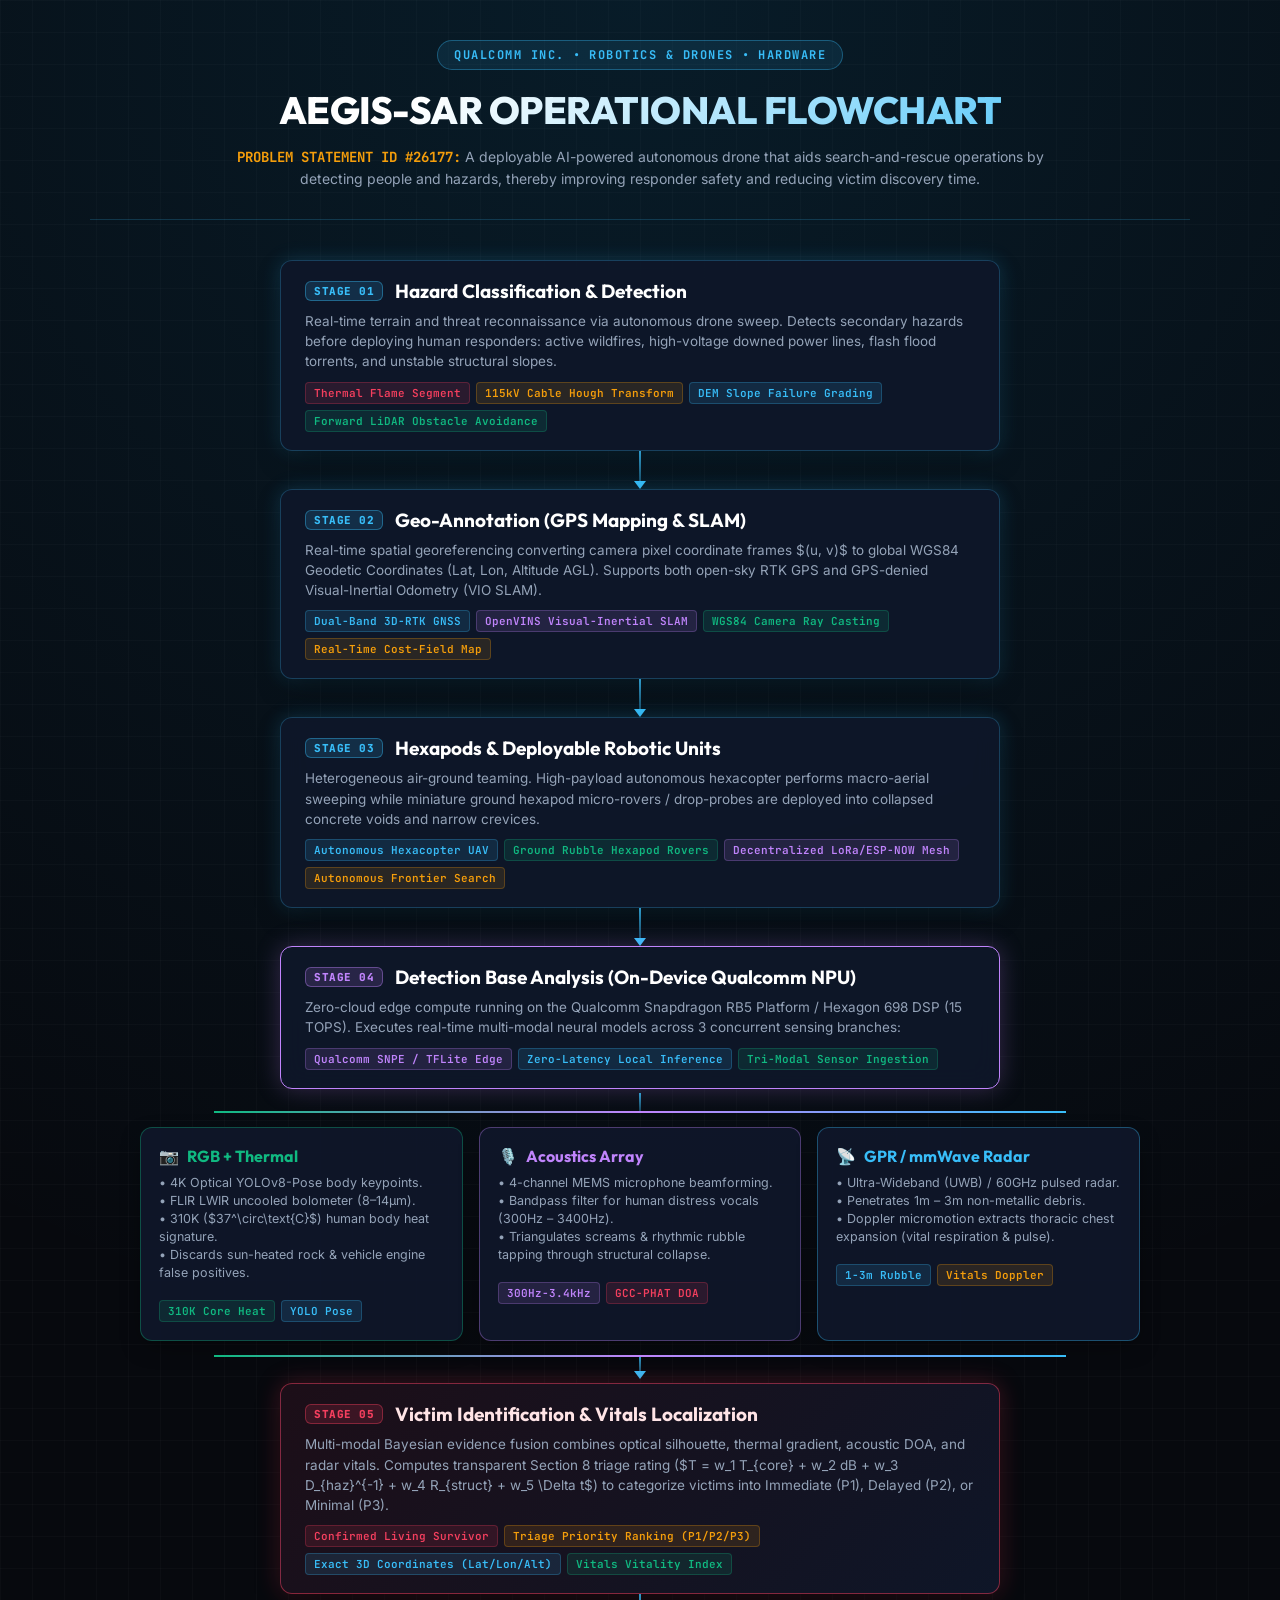
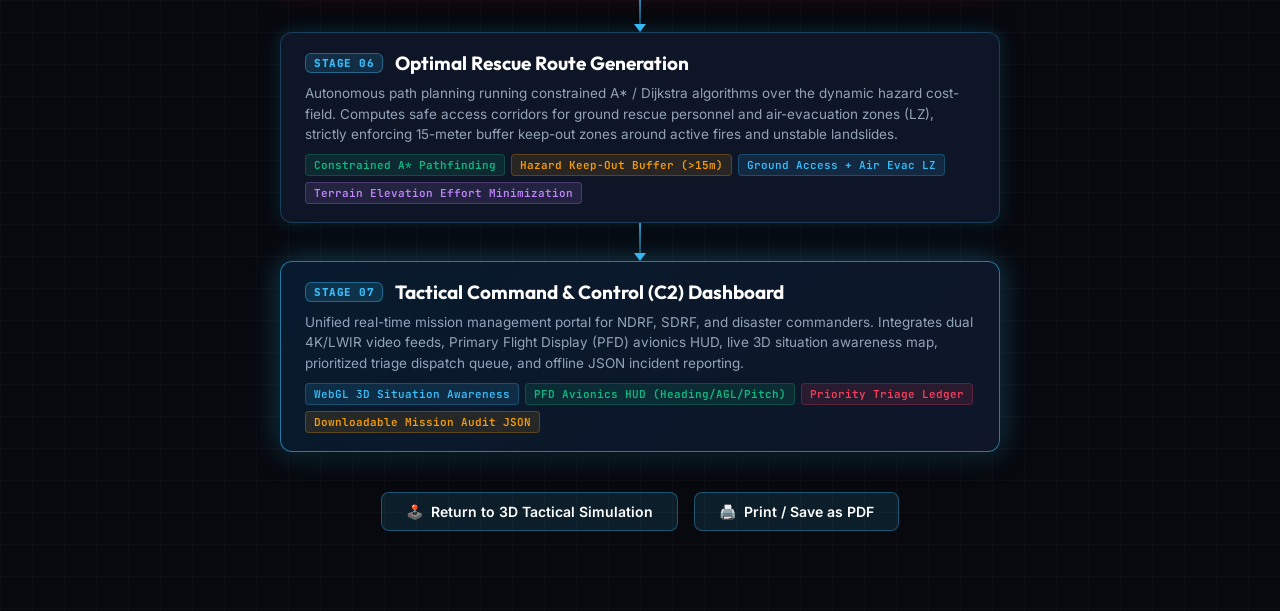
<file: flowchart.html>
<!DOCTYPE html>
<html lang="en">
<head>
  <meta charset="UTF-8">
  <meta name="viewport" content="width=device-width, initial-scale=1.0">
  <title>AEGIS-SAR — System Flowchart & Operational Architecture</title>
  <link rel="preconnect" href="https://fonts.googleapis.com">
  <link href="https://fonts.googleapis.com/css2?family=Inter:wght@300;400;500;600;700;800;900&family=JetBrains+Mono:wght@400;500;600;700&family=Outfit:wght@500;600;700;800;900&display=swap" rel="stylesheet">
  <style>
    :root {
      --bg: #07090e;
      --card-bg: rgba(15, 23, 42, 0.92);
      --card-border: rgba(56, 189, 248, 0.25);
      --card-hover: rgba(56, 189, 248, 0.45);
      --text-main: #f8fafc;
      --text-muted: #94a3b8;
      --cyan: #38bdf8;
      --emerald: #10b981;
      --purple: #c084fc;
      --amber: #f59e0b;
      --rose: #f43f5e;
      --glow-cyan: rgba(56, 189, 248, 0.2);
    }

    * {
      box-sizing: border-box;
      margin: 0;
      padding: 0;
    }

    body {
      background-color: var(--bg);
      background-image: 
        radial-gradient(circle at 50% 0%, rgba(14, 165, 233, 0.12) 0%, transparent 60%),
        linear-gradient(rgba(255, 255, 255, 0.02) 1px, transparent 1px),
        linear-gradient(90deg, rgba(255, 255, 255, 0.02) 1px, transparent 1px);
      background-size: 100% 100%, 32px 32px, 32px 32px;
      color: var(--text-main);
      font-family: 'Inter', -apple-system, sans-serif;
      min-height: 100vh;
      padding: 40px 20px 80px;
      display: flex;
      flex-direction: column;
      align-items: center;
    }

    /* Header */
    .header-container {
      max-width: 1100px;
      width: 100%;
      text-align: center;
      margin-bottom: 40px;
      border-bottom: 1px solid rgba(56, 189, 248, 0.2);
      padding-bottom: 28px;
    }

    .org-pill {
      display: inline-flex;
      align-items: center;
      gap: 8px;
      background: rgba(56, 189, 248, 0.1);
      border: 1px solid rgba(56, 189, 248, 0.35);
      padding: 6px 16px;
      border-radius: 9999px;
      font-size: 12px;
      font-weight: 700;
      letter-spacing: 1.5px;
      color: var(--cyan);
      margin-bottom: 16px;
      text-transform: uppercase;
      font-family: 'JetBrains Mono', monospace;
    }

    h1 {
      font-family: 'Outfit', sans-serif;
      font-size: 38px;
      font-weight: 800;
      letter-spacing: -0.5px;
      margin-bottom: 12px;
      background: linear-gradient(135deg, #ffffff 30%, var(--cyan) 100%);
      -webkit-background-clip: text;
      -webkit-text-fill-color: transparent;
    }

    .problem-statement-badge {
      display: inline-block;
      font-size: 14px;
      color: var(--text-muted);
      max-width: 850px;
      line-height: 1.6;
    }

    .problem-id {
      color: var(--amber);
      font-weight: 700;
      font-family: 'JetBrains Mono', monospace;
    }

    /* Flowchart Container */
    .flowchart-wrapper {
      max-width: 1040px;
      width: 100%;
      display: flex;
      flex-direction: column;
      align-items: center;
      gap: 0;
      position: relative;
    }

    /* Node Styles */
    .flow-node {
      width: 100%;
      max-width: 720px;
      background: var(--card-bg);
      border: 1px solid var(--card-border);
      border-radius: 12px;
      padding: 18px 24px;
      box-shadow: 0 10px 30px -10px rgba(0, 0, 0, 0.7), 0 0 20px var(--glow-cyan);
      position: relative;
      transition: all 0.25s ease;
      backdrop-filter: blur(12px);
    }

    .flow-node:hover {
      border-color: var(--cyan);
      transform: translateY(-2px);
      box-shadow: 0 14px 40px -10px rgba(0, 0, 0, 0.8), 0 0 30px rgba(56, 189, 248, 0.35);
    }

    .node-header {
      display: flex;
      align-items: center;
      gap: 12px;
      margin-bottom: 8px;
    }

    .node-step-num {
      font-family: 'JetBrains Mono', monospace;
      font-size: 11px;
      font-weight: 800;
      background: rgba(56, 189, 248, 0.15);
      color: var(--cyan);
      border: 1px solid rgba(56, 189, 248, 0.4);
      padding: 2px 8px;
      border-radius: 6px;
      letter-spacing: 0.5px;
    }

    .node-title {
      font-family: 'Outfit', sans-serif;
      font-size: 19px;
      font-weight: 700;
      color: #fff;
    }

    .node-desc {
      font-size: 13.5px;
      color: var(--text-muted);
      line-height: 1.5;
    }

    .node-tags {
      display: flex;
      flex-wrap: wrap;
      gap: 6px;
      margin-top: 10px;
    }

    .tag {
      font-size: 11px;
      padding: 3px 8px;
      border-radius: 4px;
      font-family: 'JetBrains Mono', monospace;
      font-weight: 600;
    }

    .tag-cyan { background: rgba(56, 189, 248, 0.12); color: var(--cyan); border: 1px solid rgba(56, 189, 248, 0.25); }
    .tag-emerald { background: rgba(16, 185, 129, 0.12); color: var(--emerald); border: 1px solid rgba(16, 185, 129, 0.25); }
    .tag-purple { background: rgba(192, 132, 252, 0.12); color: var(--purple); border: 1px solid rgba(192, 132, 252, 0.25); }
    .tag-amber { background: rgba(245, 158, 11, 0.12); color: var(--amber); border: 1px solid rgba(245, 158, 11, 0.25); }
    .tag-rose { background: rgba(244, 63, 94, 0.12); color: var(--rose); border: 1px solid rgba(244, 63, 94, 0.25); }

    /* Vertical Connectors */
    .connector-v {
      display: flex;
      flex-direction: column;
      align-items: center;
      height: 38px;
      position: relative;
    }

    .line-v {
      width: 2px;
      height: 100%;
      background: linear-gradient(180deg, rgba(56, 189, 248, 0.8), rgba(56, 189, 248, 0.3));
    }

    .arrow-v {
      width: 0;
      height: 0;
      border-left: 6px solid transparent;
      border-right: 6px solid transparent;
      border-top: 8px solid var(--cyan);
      margin-top: -3px;
    }

    /* 3-Branch Multi-Sensor Section */
    .branch-split-wrapper {
      width: 100%;
      display: flex;
      flex-direction: column;
      align-items: center;
      margin: 4px 0;
    }

    .branch-horizontal-bar {
      width: 82%;
      height: 2px;
      background: linear-gradient(90deg, var(--emerald) 0%, var(--purple) 50%, var(--cyan) 100%);
      position: relative;
    }

    .branch-columns-container {
      display: grid;
      grid-template-columns: repeat(3, 1fr);
      gap: 16px;
      width: 100%;
      max-width: 1000px;
      margin-top: 14px;
    }

    .branch-card {
      background: rgba(15, 23, 42, 0.95);
      border-radius: 12px;
      padding: 18px;
      display: flex;
      flex-direction: column;
      gap: 8px;
      box-shadow: 0 8px 24px -8px rgba(0, 0, 0, 0.6);
      transition: all 0.2s ease;
      position: relative;
    }

    .branch-card.rgb-thermal {
      border: 1px solid rgba(16, 185, 129, 0.35);
    }
    .branch-card.rgb-thermal:hover {
      border-color: var(--emerald);
      box-shadow: 0 0 24px rgba(16, 185, 129, 0.25);
    }

    .branch-card.acoustics {
      border: 1px solid rgba(192, 132, 252, 0.35);
    }
    .branch-card.acoustics:hover {
      border-color: var(--purple);
      box-shadow: 0 0 24px rgba(192, 132, 252, 0.25);
    }

    .branch-card.gpr {
      border: 1px solid rgba(56, 189, 248, 0.35);
    }
    .branch-card.gpr:hover {
      border-color: var(--cyan);
      box-shadow: 0 0 24px rgba(56, 189, 248, 0.25);
    }

    .branch-title {
      font-family: 'Outfit', sans-serif;
      font-size: 16px;
      font-weight: 700;
      display: flex;
      align-items: center;
      gap: 8px;
    }

    .branch-card.rgb-thermal .branch-title { color: var(--emerald); }
    .branch-card.acoustics .branch-title { color: var(--purple); }
    .branch-card.gpr .branch-title { color: var(--cyan); }

    .branch-desc {
      font-size: 12.5px;
      color: var(--text-muted);
      line-height: 1.45;
    }

    /* Convergence to Victim Identification */
    .branch-converge-bar {
      width: 82%;
      height: 2px;
      background: linear-gradient(90deg, var(--emerald) 0%, var(--purple) 50%, var(--cyan) 100%);
      margin-top: 14px;
      position: relative;
    }

    /* Special Highlight Nodes */
    .node-victim {
      border: 1.5px solid rgba(244, 63, 94, 0.5);
      background: linear-gradient(135deg, rgba(30, 15, 25, 0.95), rgba(15, 23, 42, 0.95));
      box-shadow: 0 10px 30px -10px rgba(0, 0, 0, 0.8), 0 0 25px rgba(244, 63, 94, 0.25);
    }
    .node-victim:hover {
      border-color: var(--rose);
      box-shadow: 0 12px 40px -10px rgba(0, 0, 0, 0.9), 0 0 35px rgba(244, 63, 94, 0.4);
    }
    .node-victim .node-title { color: #ffe4e6; }
    .node-victim .node-step-num { background: rgba(244, 63, 94, 0.15); color: var(--rose); border-color: rgba(244, 63, 94, 0.4); }

    .node-dashboard {
      border: 1.5px solid rgba(56, 189, 248, 0.6);
      background: linear-gradient(135deg, rgba(8, 28, 48, 0.95), rgba(15, 23, 42, 0.95));
      box-shadow: 0 10px 30px -10px rgba(0, 0, 0, 0.8), 0 0 30px rgba(56, 189, 248, 0.35);
    }

    /* Bottom actions bar */
    .bottom-actions {
      margin-top: 40px;
      display: flex;
      gap: 16px;
    }

    .btn-action {
      background: rgba(56, 189, 248, 0.12);
      border: 1px solid rgba(56, 189, 248, 0.35);
      color: #fff;
      font-family: 'Inter', sans-serif;
      font-weight: 600;
      font-size: 14px;
      padding: 10px 24px;
      border-radius: 8px;
      cursor: pointer;
      text-decoration: none;
      display: inline-flex;
      align-items: center;
      gap: 8px;
      transition: all 0.2s ease;
    }

    .btn-action:hover {
      background: rgba(56, 189, 248, 0.25);
      border-color: var(--cyan);
      box-shadow: 0 0 15px rgba(56, 189, 248, 0.4);
      transform: translateY(-1px);
    }

    @media print {
      body {
        background: #fff;
        color: #000;
        padding: 0;
      }
      .flow-node, .branch-card {
        background: #fff;
        border: 1px solid #ccc;
        box-shadow: none;
      }
      .node-title, .branch-title {
        color: #000 !important;
      }
      .node-desc, .branch-desc {
        color: #333 !important;
      }
      .bottom-actions {
        display: none;
      }
    }
  </style>
</head>
<body>

  <!-- Header -->
  <header class="header-container">
    <div class="org-pill">
      <span>QUALCOMM INC.</span> • <span>ROBOTICS & DRONES</span> • <span>HARDWARE</span>
    </div>
    <h1>AEGIS-SAR OPERATIONAL FLOWCHART</h1>
    <div class="problem-statement-badge">
      <span class="problem-id">PROBLEM STATEMENT ID #26177:</span>
      A deployable AI-powered autonomous drone that aids search-and-rescue operations by detecting people and hazards, thereby improving responder safety and reducing victim discovery time.
    </div>
  </header>

  <!-- Flowchart Structure -->
  <main class="flowchart-wrapper">

    <!-- STEP 1: Hazard Classification -->
    <div class="flow-node">
      <div class="node-header">
        <span class="node-step-num">STAGE 01</span>
        <h2 class="node-title">Hazard Classification & Detection</h2>
      </div>
      <p class="node-desc">
        Real-time terrain and threat reconnaissance via autonomous drone sweep. Detects secondary hazards before deploying human responders: active wildfires, high-voltage downed power lines, flash flood torrents, and unstable structural slopes.
      </p>
      <div class="node-tags">
        <span class="tag tag-rose">Thermal Flame Segment</span>
        <span class="tag tag-amber">115kV Cable Hough Transform</span>
        <span class="tag tag-cyan">DEM Slope Failure Grading</span>
        <span class="tag tag-emerald">Forward LiDAR Obstacle Avoidance</span>
      </div>
    </div>

    <!-- Connector -->
    <div class="connector-v"><div class="line-v"></div><div class="arrow-v"></div></div>

    <!-- STEP 2: Geo Annotation -->
    <div class="flow-node">
      <div class="node-header">
        <span class="node-step-num">STAGE 02</span>
        <h2 class="node-title">Geo-Annotation (GPS Mapping & SLAM)</h2>
      </div>
      <p class="node-desc">
        Real-time spatial georeferencing converting camera pixel coordinate frames $(u, v)$ to global WGS84 Geodetic Coordinates (Lat, Lon, Altitude AGL). Supports both open-sky RTK GPS and GPS-denied Visual-Inertial Odometry (VIO SLAM).
      </p>
      <div class="node-tags">
        <span class="tag tag-cyan">Dual-Band 3D-RTK GNSS</span>
        <span class="tag tag-purple">OpenVINS Visual-Inertial SLAM</span>
        <span class="tag tag-emerald">WGS84 Camera Ray Casting</span>
        <span class="tag tag-amber">Real-Time Cost-Field Map</span>
      </div>
    </div>

    <!-- Connector -->
    <div class="connector-v"><div class="line-v"></div><div class="arrow-v"></div></div>

    <!-- STEP 3: Hexapods / Deployable Units -->
    <div class="flow-node">
      <div class="node-header">
        <span class="node-step-num">STAGE 03</span>
        <h2 class="node-title">Hexapods & Deployable Robotic Units</h2>
      </div>
      <p class="node-desc">
        Heterogeneous air-ground teaming. High-payload autonomous hexacopter performs macro-aerial sweeping while miniature ground hexapod micro-rovers / drop-probes are deployed into collapsed concrete voids and narrow crevices.
      </p>
      <div class="node-tags">
        <span class="tag tag-cyan">Autonomous Hexacopter UAV</span>
        <span class="tag tag-emerald">Ground Rubble Hexapod Rovers</span>
        <span class="tag tag-purple">Decentralized LoRa/ESP-NOW Mesh</span>
        <span class="tag tag-amber">Autonomous Frontier Search</span>
      </div>
    </div>

    <!-- Connector -->
    <div class="connector-v"><div class="line-v"></div><div class="arrow-v"></div></div>

    <!-- STEP 4: Detection Base Analysis -->
    <div class="flow-node" style="border-color: var(--purple); box-shadow: 0 0 25px rgba(192, 132, 252, 0.25);">
      <div class="node-header">
        <span class="node-step-num" style="background: rgba(192, 132, 252, 0.15); color: var(--purple); border-color: rgba(192, 132, 252, 0.4);">STAGE 04</span>
        <h2 class="node-title">Detection Base Analysis (On-Device Qualcomm NPU)</h2>
      </div>
      <p class="node-desc">
        Zero-cloud edge compute running on the Qualcomm Snapdragon RB5 Platform / Hexagon 698 DSP (15 TOPS). Executes real-time multi-modal neural models across 3 concurrent sensing branches:
      </p>
      <div class="node-tags">
        <span class="tag tag-purple">Qualcomm SNPE / TFLite Edge</span>
        <span class="tag tag-cyan">Zero-Latency Local Inference</span>
        <span class="tag tag-emerald">Tri-Modal Sensor Ingestion</span>
      </div>
    </div>

    <!-- 3-Way Branch Connector -->
    <div class="branch-split-wrapper">
      <div class="connector-v" style="height: 18px;"><div class="line-v"></div></div>
      <div class="branch-horizontal-bar"></div>
      
      <!-- Branch Cards (RGB+Thermal, Acoustics, GPR Radar) -->
      <div class="branch-columns-container">
        <!-- Branch A -->
        <div class="branch-card rgb-thermal">
          <div class="branch-title">
            <span>📷</span> RGB + Thermal
          </div>
          <p class="branch-desc">
            • 4K Optical YOLOv8-Pose body keypoints.<br>
            • FLIR LWIR uncooled bolometer (8–14μm).<br>
            • 310K ($37^\circ\text{C}$) human body heat signature.<br>
            • Discards sun-heated rock & vehicle engine false positives.
          </p>
          <div class="node-tags">
            <span class="tag tag-emerald">310K Core Heat</span>
            <span class="tag tag-cyan">YOLO Pose</span>
          </div>
        </div>

        <!-- Branch B -->
        <div class="branch-card acoustics">
          <div class="branch-title">
            <span>🎙️</span> Acoustics Array
          </div>
          <p class="branch-desc">
            • 4-channel MEMS microphone beamforming.<br>
            • Bandpass filter for human distress vocals (300Hz – 3400Hz).<br>
            • Triangulates screams & rhythmic rubble tapping through structural collapse.
          </p>
          <div class="node-tags">
            <span class="tag tag-purple">300Hz-3.4kHz</span>
            <span class="tag tag-rose">GCC-PHAT DOA</span>
          </div>
        </div>

        <!-- Branch C -->
        <div class="branch-card gpr">
          <div class="branch-title">
            <span>📡</span> GPR / mmWave Radar
          </div>
          <p class="branch-desc">
            • Ultra-Wideband (UWB) / 60GHz pulsed radar.<br>
            • Penetrates 1m – 3m non-metallic debris.<br>
            • Doppler micromotion extracts thoracic chest expansion (vital respiration & pulse).
          </p>
          <div class="node-tags">
            <span class="tag tag-cyan">1-3m Rubble</span>
            <span class="tag tag-amber">Vitals Doppler</span>
          </div>
        </div>
      </div>

      <!-- Converge Line -->
      <div class="branch-converge-bar"></div>
      <div class="connector-v" style="height: 22px;"><div class="line-v"></div><div class="arrow-v"></div></div>
    </div>

    <!-- STEP 5: Victim Identification -->
    <div class="flow-node node-victim">
      <div class="node-header">
        <span class="node-step-num">STAGE 05</span>
        <h2 class="node-title">Victim Identification & Vitals Localization</h2>
      </div>
      <p class="node-desc">
        Multi-modal Bayesian evidence fusion combines optical silhouette, thermal gradient, acoustic DOA, and radar vitals. Computes transparent Section 8 triage rating ($T = w_1 T_{core} + w_2 dB + w_3 D_{haz}^{-1} + w_4 R_{struct} + w_5 \Delta t$) to categorize victims into Immediate (P1), Delayed (P2), or Minimal (P3).
      </p>
      <div class="node-tags">
        <span class="tag tag-rose">Confirmed Living Survivor</span>
        <span class="tag tag-amber">Triage Priority Ranking (P1/P2/P3)</span>
        <span class="tag tag-cyan">Exact 3D Coordinates (Lat/Lon/Alt)</span>
        <span class="tag tag-emerald">Vitals Vitality Index</span>
      </div>
    </div>

    <!-- Connector -->
    <div class="connector-v"><div class="line-v"></div><div class="arrow-v"></div></div>

    <!-- STEP 6: Optimal Rescue Route -->
    <div class="flow-node">
      <div class="node-header">
        <span class="node-step-num">STAGE 06</span>
        <h2 class="node-title">Optimal Rescue Route Generation</h2>
      </div>
      <p class="node-desc">
        Autonomous path planning running constrained A* / Dijkstra algorithms over the dynamic hazard cost-field. Computes safe access corridors for ground rescue personnel and air-evacuation zones (LZ), strictly enforcing 15-meter buffer keep-out zones around active fires and unstable landslides.
      </p>
      <div class="node-tags">
        <span class="tag tag-emerald">Constrained A* Pathfinding</span>
        <span class="tag tag-amber">Hazard Keep-Out Buffer (>15m)</span>
        <span class="tag tag-cyan">Ground Access + Air Evac LZ</span>
        <span class="tag tag-purple">Terrain Elevation Effort Minimization</span>
      </div>
    </div>

    <!-- Connector -->
    <div class="connector-v"><div class="line-v"></div><div class="arrow-v"></div></div>

    <!-- STEP 7: Dashboard -->
    <div class="flow-node node-dashboard">
      <div class="node-header">
        <span class="node-step-num">STAGE 07</span>
        <h2 class="node-title">Tactical Command & Control (C2) Dashboard</h2>
      </div>
      <p class="node-desc">
        Unified real-time mission management portal for NDRF, SDRF, and disaster commanders. Integrates dual 4K/LWIR video feeds, Primary Flight Display (PFD) avionics HUD, live 3D situation awareness map, prioritized triage dispatch queue, and offline JSON incident reporting.
      </p>
      <div class="node-tags">
        <span class="tag tag-cyan">WebGL 3D Situation Awareness</span>
        <span class="tag tag-emerald">PFD Avionics HUD (Heading/AGL/Pitch)</span>
        <span class="tag tag-rose">Priority Triage Ledger</span>
        <span class="tag tag-amber">Downloadable Mission Audit JSON</span>
      </div>
    </div>

  </main>

  <!-- Bottom Actions -->
  <div class="bottom-actions">
    <a href="/" class="btn-action">
      <span>🕹️</span> Return to 3D Tactical Simulation
    </a>
    <button onclick="window.print()" class="btn-action">
      <span>🖨️</span> Print / Save as PDF
    </button>
  </div>

</body>
</html>
</file>
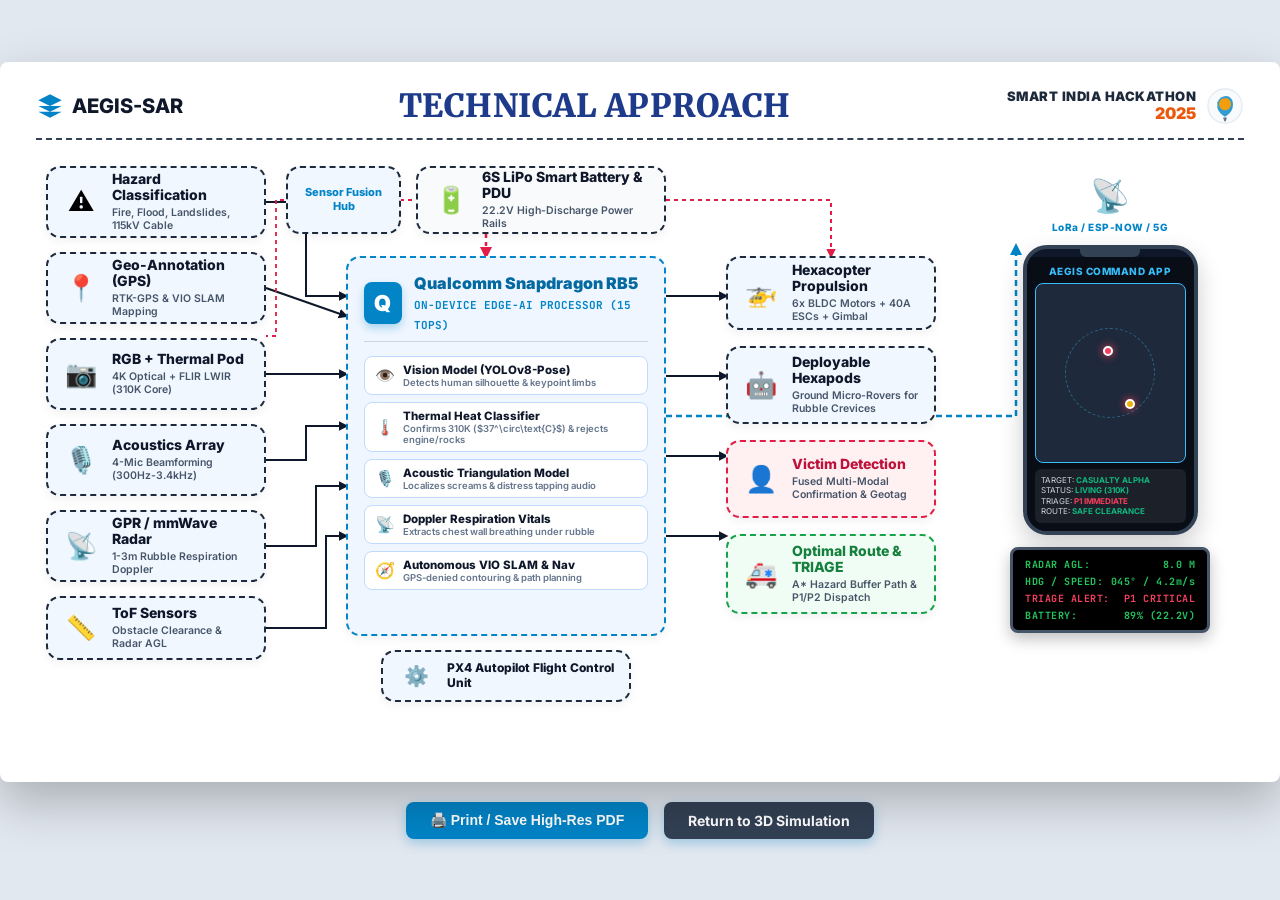
<file: technical_approach_flowchart.html>
<!DOCTYPE html>
<html lang="en">
<head>
  <meta charset="UTF-8">
  <meta name="viewport" content="width=device-width, initial-scale=1.0">
  <title>AEGIS-SAR — Technical Approach Flowchart (SIH 2025)</title>
  <link rel="preconnect" href="https://fonts.googleapis.com">
  <link href="https://fonts.googleapis.com/css2?family=Inter:wght@400;500;600;700;800;900&family=JetBrains+Mono:wght@500;700&family=Merriweather:wght@700;900&display=swap" rel="stylesheet">
  <style>
    * {
      box-sizing: border-box;
      margin: 0;
      padding: 0;
    }

    body {
      background-color: #e2e8f0;
      font-family: 'Inter', sans-serif;
      display: flex;
      flex-direction: column;
      align-items: center;
      justify-content: center;
      min-height: 100vh;
      padding: 24px;
    }

    /* 16:9 Presentation Slide Canvas */
    .slide-canvas {
      width: 1280px;
      height: 720px;
      background: #ffffff;
      box-shadow: 0 20px 50px rgba(0, 0, 0, 0.25);
      border-radius: 8px;
      position: relative;
      overflow: hidden;
      display: flex;
      flex-direction: column;
      padding: 24px 36px;
    }

    /* Slide Header */
    .slide-header {
      display: flex;
      align-items: center;
      justify-content: space-between;
      border-bottom: 2px dashed #334155;
      padding-bottom: 12px;
      margin-bottom: 16px;
    }

    .header-left {
      display: flex;
      align-items: center;
      gap: 12px;
    }

    .brand-logo {
      display: flex;
      align-items: center;
      gap: 8px;
      font-size: 20px;
      font-weight: 800;
      color: #0f172a;
    }

    .brand-logo svg {
      width: 28px;
      height: 28px;
      fill: #0284c7;
    }

    .slide-title {
      font-family: 'Merriweather', serif;
      font-size: 32px;
      font-weight: 900;
      color: #1e3a8a;
      letter-spacing: 0.5px;
    }

    .header-right {
      display: flex;
      align-items: center;
      gap: 12px;
    }

    .sih-badge {
      display: flex;
      align-items: center;
      gap: 10px;
    }

    .sih-text {
      text-align: right;
      line-height: 1.15;
    }

    .sih-title {
      font-size: 13px;
      font-weight: 900;
      color: #1e293b;
      letter-spacing: 0.5px;
    }

    .sih-year {
      font-size: 16px;
      font-weight: 900;
      color: #ea580c;
    }

    /* Main Diagram Grid Area */
    .diagram-body {
      flex: 1;
      position: relative;
      display: flex;
    }

    /* Dashed Card Styles (Exact SIH Style) */
    .dashed-card {
      background: #f0f7ff;
      border: 2px dashed #1e293b;
      border-radius: 14px;
      padding: 10px 14px;
      display: flex;
      align-items: center;
      gap: 12px;
      position: absolute;
      box-shadow: 0 4px 10px rgba(0, 0, 0, 0.05);
      z-index: 2;
    }

    .card-icon {
      width: 38px;
      height: 38px;
      display: flex;
      align-items: center;
      justify-content: center;
      flex-shrink: 0;
    }

    .card-text {
      display: flex;
      flex-direction: column;
    }

    .card-title {
      font-size: 14px;
      font-weight: 800;
      color: #0f172a;
      line-height: 1.2;
    }

    .card-sub {
      font-size: 10.5px;
      font-weight: 600;
      color: #475569;
      line-height: 1.25;
      margin-top: 2px;
    }

    /* Specific Module Placements */

    /* LEFT COLUMN: Sensors & Inputs */
    #card-hazard {
      top: 10px;
      left: 10px;
      width: 220px;
      height: 72px;
    }

    #card-geo {
      top: 96px;
      left: 10px;
      width: 220px;
      height: 72px;
    }

    #card-rgb-thermal {
      top: 182px;
      left: 10px;
      width: 220px;
      height: 72px;
    }

    #card-acoustics {
      top: 268px;
      left: 10px;
      width: 220px;
      height: 72px;
    }

    #card-gpr {
      top: 354px;
      left: 10px;
      width: 220px;
      height: 72px;
    }

    #card-tof {
      top: 440px;
      left: 10px;
      width: 220px;
      height: 64px;
    }

    /* TOP CENTER: Power Module */
    #card-power {
      top: 10px;
      left: 380px;
      width: 250px;
      height: 68px;
      background: #f8fafc;
    }

    #card-sensor-hub {
      top: 10px;
      left: 250px;
      width: 115px;
      height: 68px;
      flex-direction: column;
      justify-content: center;
      text-align: center;
      padding: 6px;
      gap: 4px;
    }
    #card-sensor-hub .card-title { font-size: 11px; }

    /* CENTER: Main Processor & AI Models */
    #card-center-board {
      top: 100px;
      left: 310px;
      width: 320px;
      height: 380px;
      background: #eff6ff;
      border: 2.5px dashed #0284c7;
      flex-direction: column;
      align-items: stretch;
      padding: 16px;
      gap: 10px;
    }

    .board-header {
      display: flex;
      align-items: center;
      gap: 12px;
      border-bottom: 1.5px solid #cbd5e1;
      padding-bottom: 8px;
    }

    .board-chip-icon {
      width: 42px;
      height: 42px;
      background: #0284c7;
      border-radius: 8px;
      display: flex;
      align-items: center;
      justify-content: center;
      color: #fff;
      font-size: 22px;
      font-weight: 900;
      box-shadow: 0 4px 8px rgba(2, 132, 199, 0.3);
    }

    .board-title-group h3 {
      font-size: 16px;
      font-weight: 900;
      color: #0369a1;
      line-height: 1.2;
    }

    .board-title-group span {
      font-size: 11px;
      font-weight: 700;
      color: #0284c7;
      font-family: 'JetBrains Mono', monospace;
    }

    .ai-models-list {
      display: flex;
      flex-direction: column;
      gap: 7px;
      margin-top: 4px;
    }

    .model-item {
      display: flex;
      align-items: center;
      gap: 8px;
      background: #ffffff;
      border: 1px solid #bfdbfe;
      border-radius: 8px;
      padding: 6px 10px;
    }

    .model-icon {
      font-size: 16px;
    }

    .model-info {
      display: flex;
      flex-direction: column;
    }

    .model-name {
      font-size: 11.5px;
      font-weight: 800;
      color: #0f172a;
    }

    .model-desc {
      font-size: 9.5px;
      font-weight: 600;
      color: #64748b;
    }

    #card-flight-control {
      top: 494px;
      left: 345px;
      width: 250px;
      height: 52px;
      justify-content: center;
    }

    /* RIGHT COLUMN: Actuators & Deployable Units */
    #card-hexacopter {
      top: 100px;
      left: 690px;
      width: 210px;
      height: 74px;
    }

    #card-hexapods {
      top: 190px;
      left: 690px;
      width: 210px;
      height: 78px;
    }

    #card-victim {
      top: 284px;
      left: 690px;
      width: 210px;
      height: 78px;
      background: #fff1f2;
      border-color: #e11d48;
    }
    #card-victim .card-title { color: #be123c; }

    #card-route-triage {
      top: 378px;
      left: 690px;
      width: 210px;
      height: 80px;
      background: #f0fdf4;
      border-color: #16a34a;
    }
    #card-route-triage .card-title { color: #15803d; }

    /* FAR RIGHT: Mobile App & Digital Display */
    .far-right-column {
      position: absolute;
      right: 14px;
      top: 10px;
      bottom: 10px;
      width: 240px;
      display: flex;
      flex-direction: column;
      align-items: center;
      gap: 12px;
      z-index: 2;
    }

    .antenna-icon {
      font-size: 32px;
      color: #1e293b;
      margin-top: 10px;
      animation: pulse 2s infinite;
    }

    @keyframes pulse {
      0%, 100% { opacity: 1; transform: scale(1); }
      50% { opacity: 0.6; transform: scale(1.1); }
    }

    /* Phone Mockup Frame */
    .phone-mockup {
      width: 175px;
      height: 290px;
      background: #0f172a;
      border: 4px solid #334155;
      border-radius: 24px;
      box-shadow: 0 10px 25px rgba(0, 0, 0, 0.2);
      display: flex;
      flex-direction: column;
      overflow: hidden;
      position: relative;
    }

    .phone-notch {
      width: 60px;
      height: 8px;
      background: #334155;
      border-radius: 0 0 6px 6px;
      align-self: center;
    }

    .phone-screen {
      flex: 1;
      background: #090d16;
      padding: 8px;
      display: flex;
      flex-direction: column;
      color: #fff;
    }

    .phone-header {
      font-size: 10px;
      font-weight: 800;
      color: #38bdf8;
      text-align: center;
      margin-bottom: 6px;
      letter-spacing: 0.5px;
    }

    .phone-map-view {
      flex: 1;
      background: #1e293b;
      border-radius: 8px;
      border: 1px solid #38bdf8;
      position: relative;
      overflow: hidden;
      display: flex;
      align-items: center;
      justify-content: center;
    }

    .radar-circle {
      position: absolute;
      width: 90px;
      height: 90px;
      border: 1px dashed rgba(56, 189, 248, 0.4);
      border-radius: 50%;
    }

    .target-pin {
      position: absolute;
      width: 10px;
      height: 10px;
      background: #f43f5e;
      border-radius: 50%;
      border: 2px solid #fff;
      box-shadow: 0 0 8px #f43f5e;
    }

    .phone-stats-card {
      background: rgba(255, 255, 255, 0.08);
      border-radius: 6px;
      padding: 6px;
      margin-top: 6px;
      font-size: 8px;
      line-height: 1.3;
      color: #cbd5e1;
    }

    .phone-stats-card b {
      color: #10b981;
    }

    /* OLED Digital Display Box */
    .oled-display {
      width: 200px;
      background: #000000;
      border: 3px solid #475569;
      border-radius: 8px;
      padding: 8px 12px;
      display: flex;
      flex-direction: column;
      gap: 4px;
      box-shadow: 0 6px 15px rgba(0, 0, 0, 0.25);
    }

    .oled-line {
      font-family: 'JetBrains Mono', monospace;
      font-size: 10px;
      font-weight: 700;
      color: #22c55e;
      letter-spacing: 0.5px;
      display: flex;
      justify-content: space-between;
    }

    .oled-line.alert {
      color: #f43f5e;
    }

    /* SVG Connecting Wire Overlay */
    .wires-overlay {
      position: absolute;
      top: 0;
      left: 0;
      width: 100%;
      height: 100%;
      pointer-events: none;
      z-index: 1;
    }

    /* Action bar below slide */
    .actions-bar {
      margin-top: 20px;
      display: flex;
      gap: 16px;
    }

    .btn-action {
      background: #0284c7;
      color: #fff;
      padding: 10px 24px;
      border-radius: 8px;
      font-weight: 700;
      font-size: 14px;
      text-decoration: none;
      cursor: pointer;
      border: none;
      box-shadow: 0 4px 12px rgba(2, 132, 199, 0.3);
      transition: all 0.2s;
    }
    .btn-action:hover {
      background: #0369a1;
      transform: translateY(-1px);
    }
  </style>
</head>
<body>

  <!-- 16:9 Presentation Slide Canvas -->
  <div class="slide-canvas" id="sih-slide">

    <!-- Header matching Image 1 -->
    <div class="slide-header">
      <div class="header-left">
        <div class="brand-logo">
          <svg viewBox="0 0 24 24"><path d="M12 2L2 7l10 5 10-5-10-5zM2 17l10 5 10-5M2 12l10 5 10-5"/></svg>
          <span>AEGIS-SAR</span>
        </div>
      </div>

      <div class="slide-title">TECHNICAL APPROACH</div>

      <div class="header-right">
        <div class="sih-badge">
          <div class="sih-text">
            <div class="sih-title">SMART INDIA HACKATHON</div>
            <div class="sih-year">2025</div>
          </div>
          <!-- SIH Brain Gear Bulb Icon -->
          <svg width="38" height="38" viewBox="0 0 100 100">
            <circle cx="50" cy="50" r="45" fill="#f8fafc" stroke="#e2e8f0" stroke-width="3"/>
            <path d="M30 40 Q40 20 60 25 Q75 35 70 55 Q65 70 50 78 Q35 70 30 55 Z" fill="#0284c7" opacity="0.8"/>
            <circle cx="50" cy="45" r="16" fill="#f59e0b"/>
            <path d="M45 80 L55 80 L52 90 L48 90 Z" fill="#64748b"/>
          </svg>
        </div>
      </div>
    </div>

    <!-- Main Diagram Canvas Area -->
    <div class="diagram-body">

      <!-- SVG Connecting Circuit Traces -->
      <svg class="wires-overlay" width="100%" height="100%">
        <!-- Black Data Wires: Left Sensors to Center Qualcomm Board -->
        <path d="M 230 46 L 270 46 L 270 140 L 310 140" fill="none" stroke="#0f172a" stroke-width="2" marker-end="url(#arrow-black)"/>
        <path d="M 230 132 L 310 160" fill="none" stroke="#0f172a" stroke-width="2" marker-end="url(#arrow-black)"/>
        <path d="M 230 218 L 310 218" fill="none" stroke="#0f172a" stroke-width="2" marker-end="url(#arrow-black)"/>
        <path d="M 230 304 L 270 304 L 270 270 L 310 270" fill="none" stroke="#0f172a" stroke-width="2" marker-end="url(#arrow-black)"/>
        <path d="M 230 390 L 280 390 L 280 330 L 310 330" fill="none" stroke="#0f172a" stroke-width="2" marker-end="url(#arrow-black)"/>
        <path d="M 230 472 L 290 472 L 290 380 L 310 380" fill="none" stroke="#0f172a" stroke-width="2" marker-end="url(#arrow-black)"/>

        <!-- Red Dotted Power Wires from LiPo Battery -->
        <path d="M 450 78 L 450 100" fill="none" stroke="#e11d48" stroke-width="2.5" stroke-dasharray="4,4" marker-end="url(#arrow-red)"/>
        <path d="M 400 44 L 240 44 L 240 180 L 230 180" fill="none" stroke="#e11d48" stroke-width="1.8" stroke-dasharray="4,4"/>
        <path d="M 630 44 L 795 44 L 795 100" fill="none" stroke="#e11d48" stroke-width="2" stroke-dasharray="4,4" marker-end="url(#arrow-red)"/>

        <!-- Black Output Wires from Qualcomm Board to Actuators -->
        <path d="M 630 140 L 690 140" fill="none" stroke="#0f172a" stroke-width="2" marker-end="url(#arrow-black)"/>
        <path d="M 630 220 L 690 220" fill="none" stroke="#0f172a" stroke-width="2" marker-end="url(#arrow-black)"/>
        <path d="M 630 300 L 690 300" fill="none" stroke="#0f172a" stroke-width="2" marker-end="url(#arrow-black)"/>
        <path d="M 630 380 L 690 380" fill="none" stroke="#0f172a" stroke-width="2" marker-end="url(#arrow-black)"/>

        <!-- Wireless Mesh Transmission to Antenna & Phone -->
        <path d="M 630 260 L 980 260 L 980 90" fill="none" stroke="#0284c7" stroke-width="2.5" stroke-dasharray="6,4" marker-end="url(#arrow-blue)"/>
        <path d="M 1030 90 L 1080 90 L 1080 140" fill="none" stroke="#0284c7" stroke-width="2" stroke-dasharray="4,4" marker-end="url(#arrow-blue)"/>
        <path d="M 1080 440 L 1080 470" fill="none" stroke="#e11d48" stroke-width="2" stroke-dasharray="4,4" marker-end="url(#arrow-red)"/>

        <!-- Arrow Markers -->
        <defs>
          <marker id="arrow-black" viewBox="0 0 10 10" refX="6" refY="5" markerWidth="6" markerHeight="6" orient="auto">
            <path d="M 0 1 L 8 5 L 0 9 z" fill="#0f172a" />
          </marker>
          <marker id="arrow-red" viewBox="0 0 10 10" refX="6" refY="5" markerWidth="6" markerHeight="6" orient="auto">
            <path d="M 0 1 L 8 5 L 0 9 z" fill="#e11d48" />
          </marker>
          <marker id="arrow-blue" viewBox="0 0 10 10" refX="6" refY="5" markerWidth="6" markerHeight="6" orient="auto">
            <path d="M 0 1 L 8 5 L 0 9 z" fill="#0284c7" />
          </marker>
        </defs>
      </svg>

      <!-- ================= SENSORS (LEFT COLUMN) ================= -->
      <!-- Hazard Classification -->
      <div class="dashed-card" id="card-hazard">
        <div class="card-icon" style="font-size: 26px;">⚠️</div>
        <div class="card-text">
          <span class="card-title">Hazard Classification</span>
          <span class="card-sub">Fire, Flood, Landslides, 115kV Cable</span>
        </div>
      </div>

      <!-- Geo-Annotation -->
      <div class="dashed-card" id="card-geo">
        <div class="card-icon" style="font-size: 26px;">📍</div>
        <div class="card-text">
          <span class="card-title">Geo-Annotation (GPS)</span>
          <span class="card-sub">RTK-GPS & VIO SLAM Mapping</span>
        </div>
      </div>

      <!-- RGB + Thermal -->
      <div class="dashed-card" id="card-rgb-thermal">
        <div class="card-icon" style="font-size: 26px;">📷</div>
        <div class="card-text">
          <span class="card-title">RGB + Thermal Pod</span>
          <span class="card-sub">4K Optical + FLIR LWIR (310K Core)</span>
        </div>
      </div>

      <!-- Acoustics -->
      <div class="dashed-card" id="card-acoustics">
        <div class="card-icon" style="font-size: 26px;">🎙️</div>
        <div class="card-text">
          <span class="card-title">Acoustics Array</span>
          <span class="card-sub">4-Mic Beamforming (300Hz-3.4kHz)</span>
        </div>
      </div>

      <!-- GPR Radar -->
      <div class="dashed-card" id="card-gpr">
        <div class="card-icon" style="font-size: 26px;">📡</div>
        <div class="card-text">
          <span class="card-title">GPR / mmWave Radar</span>
          <span class="card-sub">1-3m Rubble Respiration Doppler</span>
        </div>
      </div>

      <!-- ToF Sensors -->
      <div class="dashed-card" id="card-tof">
        <div class="card-icon" style="font-size: 24px;">📏</div>
        <div class="card-text">
          <span class="card-title">ToF Sensors</span>
          <span class="card-sub">Obstacle Clearance & Radar AGL</span>
        </div>
      </div>

      <!-- Top Center: Power & Hub -->
      <div class="dashed-card" id="card-sensor-hub">
        <span class="card-title" style="color: #0284c7;">Sensor Fusion<br>Hub</span>
      </div>

      <div class="dashed-card" id="card-power">
        <div class="card-icon" style="font-size: 26px;">🔋</div>
        <div class="card-text">
          <span class="card-title">6S LiPo Smart Battery & PDU</span>
          <span class="card-sub">22.2V High-Discharge Power Rails</span>
        </div>
      </div>

      <!-- ================= CENTER BOARD ================= -->
      <div class="dashed-card" id="card-center-board">
        <div class="board-header">
          <div class="board-chip-icon">Q</div>
          <div class="board-title-group">
            <h3>Qualcomm Snapdragon RB5</h3>
            <span>ON-DEVICE EDGE-AI PROCESSOR (15 TOPS)</span>
          </div>
        </div>

        <div class="ai-models-list">
          <div class="model-item">
            <span class="model-icon">👁️</span>
            <div class="model-info">
              <span class="model-name">Vision Model (YOLOv8-Pose)</span>
              <span class="model-desc">Detects human silhouette & keypoint limbs</span>
            </div>
          </div>

          <div class="model-item">
            <span class="model-icon">🌡️</span>
            <div class="model-info">
              <span class="model-name">Thermal Heat Classifier</span>
              <span class="model-desc">Confirms 310K ($37^\circ\text{C}$) & rejects engine/rocks</span>
            </div>
          </div>

          <div class="model-item">
            <span class="model-icon">🎙️</span>
            <div class="model-info">
              <span class="model-name">Acoustic Triangulation Model</span>
              <span class="model-desc">Localizes screams & distress tapping audio</span>
            </div>
          </div>

          <div class="model-item">
            <span class="model-icon">📡</span>
            <div class="model-info">
              <span class="model-name">Doppler Respiration Vitals</span>
              <span class="model-desc">Extracts chest wall breathing under rubble</span>
            </div>
          </div>

          <div class="model-item">
            <span class="model-icon">🧭</span>
            <div class="model-info">
              <span class="model-name">Autonomous VIO SLAM & Nav</span>
              <span class="model-desc">GPS-denied contouring & path planning</span>
            </div>
          </div>
        </div>
      </div>

      <div class="dashed-card" id="card-flight-control">
        <div class="card-icon" style="font-size: 20px;">⚙️</div>
        <div class="card-text">
          <span class="card-title" style="font-size: 12px;">PX4 Autopilot Flight Control Unit</span>
        </div>
      </div>

      <!-- ================= ACTUATORS & OUTPUTS (RIGHT) ================= -->
      <!-- Hexacopter System -->
      <div class="dashed-card" id="card-hexacopter">
        <div class="card-icon" style="font-size: 26px;">🚁</div>
        <div class="card-text">
          <span class="card-title">Hexacopter Propulsion</span>
          <span class="card-sub">6x BLDC Motors + 40A ESCs + Gimbal</span>
        </div>
      </div>

      <!-- Hexapods -->
      <div class="dashed-card" id="card-hexapods">
        <div class="card-icon" style="font-size: 26px;">🤖</div>
        <div class="card-text">
          <span class="card-title">Deployable Hexapods</span>
          <span class="card-sub">Ground Micro-Rovers for Rubble Crevices</span>
        </div>
      </div>

      <!-- Victim Detection Confirmation -->
      <div class="dashed-card" id="card-victim">
        <div class="card-icon" style="font-size: 26px;">👤</div>
        <div class="card-text">
          <span class="card-title">Victim Detection</span>
          <span class="card-sub">Fused Multi-Modal Confirmation & Geotag</span>
        </div>
      </div>

      <!-- Optimal Rescue Route & TRIAGE -->
      <div class="dashed-card" id="card-route-triage">
        <div class="card-icon" style="font-size: 26px;">🚑</div>
        <div class="card-text">
          <span class="card-title">Optimal Route & TRIAGE</span>
          <span class="card-sub">A* Hazard Buffer Path & P1/P2 Dispatch</span>
        </div>
      </div>

      <!-- ================= FAR RIGHT: APP & DISPLAY ================= -->
      <div class="far-right-column">
        <!-- Antenna -->
        <div class="antenna-icon">📡</div>
        <span style="font-size: 10px; font-weight: 800; color: #0284c7; letter-spacing: 0.5px; margin-top: -6px;">LoRa / ESP-NOW / 5G</span>

        <!-- Smartphone Mockup -->
        <div class="phone-mockup">
          <div class="phone-notch"></div>
          <div class="phone-screen">
            <div class="phone-header">AEGIS COMMAND APP</div>
            <div class="phone-map-view">
              <div class="radar-circle"></div>
              <div class="target-pin" style="top: 35%; left: 45%;"></div>
              <div class="target-pin" style="top: 65%; left: 60%; background: #eab308;"></div>
            </div>
            <div class="phone-stats-card">
              <div>TARGET: <b>CASUALTY ALPHA</b></div>
              <div>STATUS: <b>LIVING (310K)</b></div>
              <div>TRIAGE: <b style="color: #f43f5e;">P1 IMMEDIATE</b></div>
              <div>ROUTE: <b>SAFE CLEARANCE</b></div>
            </div>
          </div>
        </div>

        <!-- OLED Screen -->
        <div class="oled-display">
          <div class="oled-line"><span>RADAR AGL:</span> <span>8.0 M</span></div>
          <div class="oled-line"><span>HDG / SPEED:</span> <span>045° / 4.2m/s</span></div>
          <div class="oled-line alert"><span>TRIAGE ALERT:</span> <span>P1 CRITICAL</span></div>
          <div class="oled-line"><span>BATTERY:</span> <span>89% (22.2V)</span></div>
        </div>
      </div>

    </div>

  </div>

  <!-- Bottom Actions -->
  <div class="actions-bar">
    <button onclick="window.print()" class="btn-action">🖨️ Print / Save High-Res PDF</button>
    <a href="/" class="btn-action" style="background: #334155;">Return to 3D Simulation</a>
  </div>

</body>
</html>
</file>
